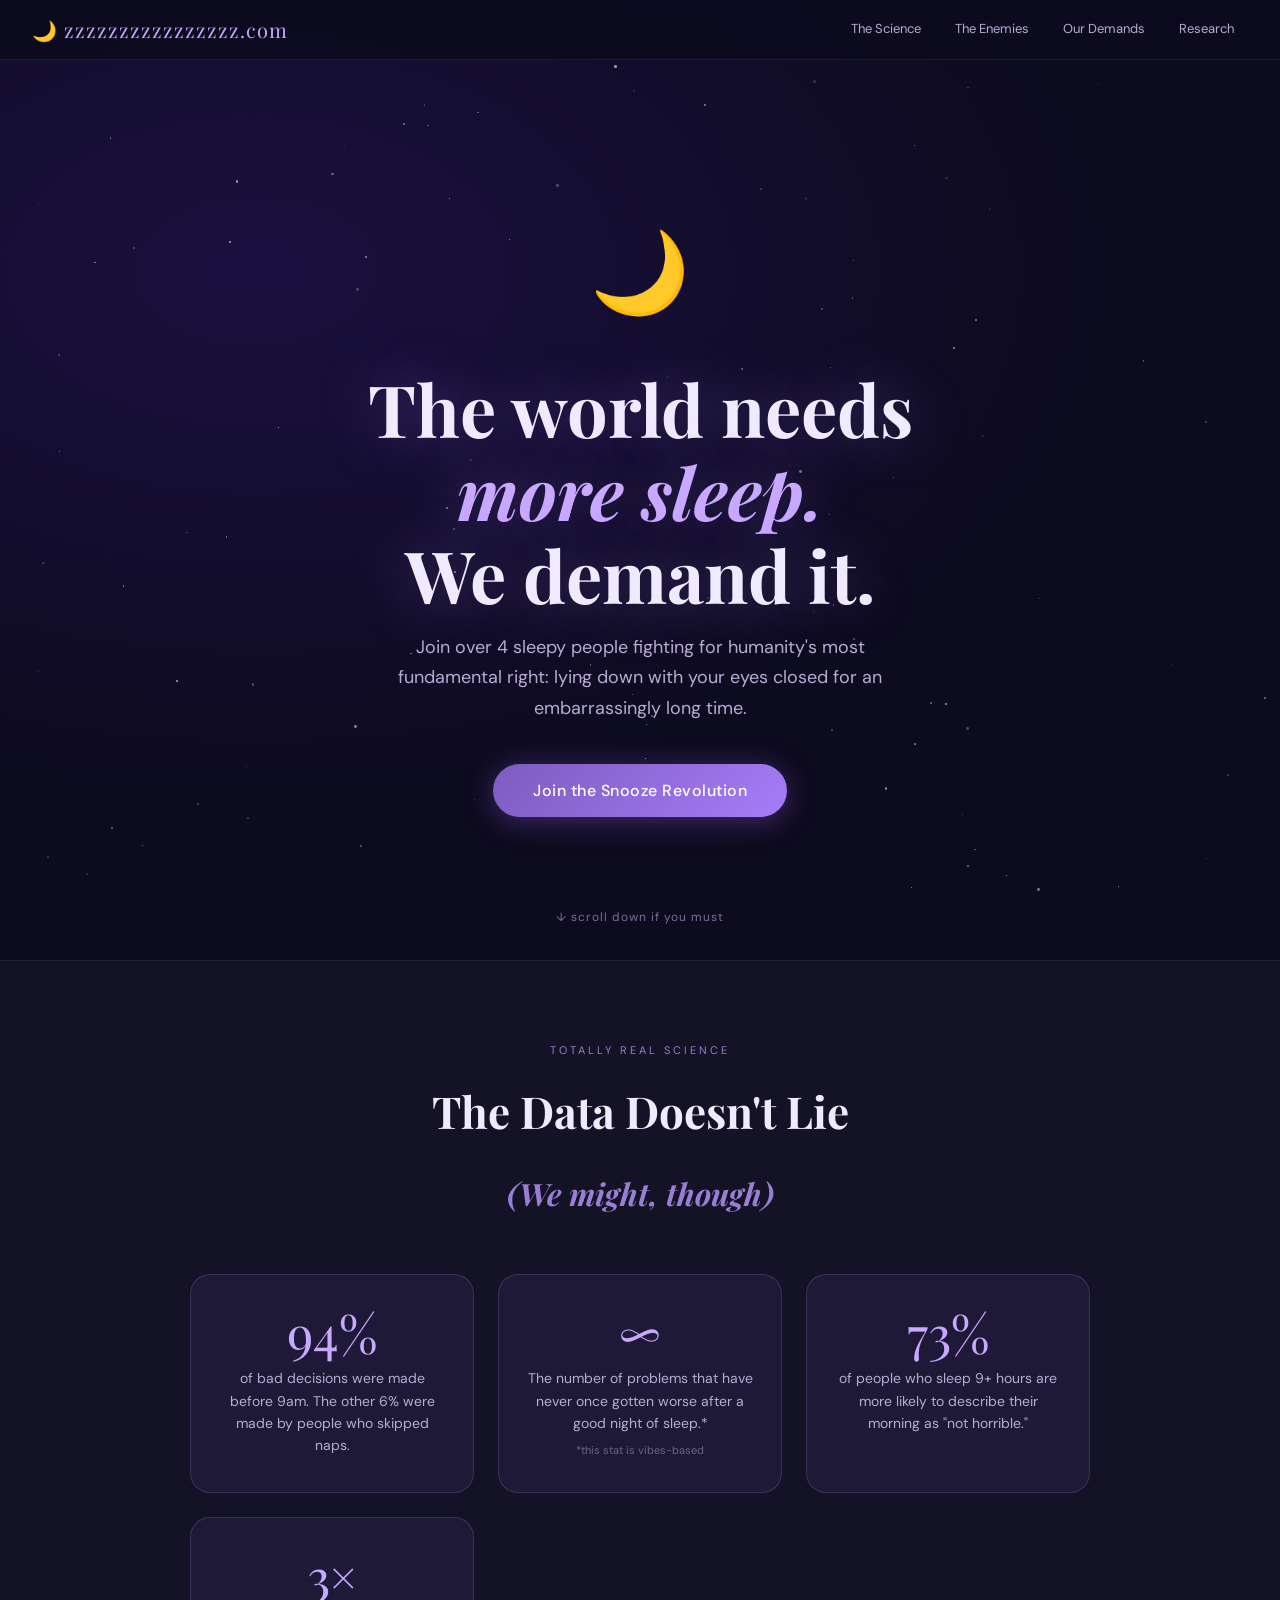
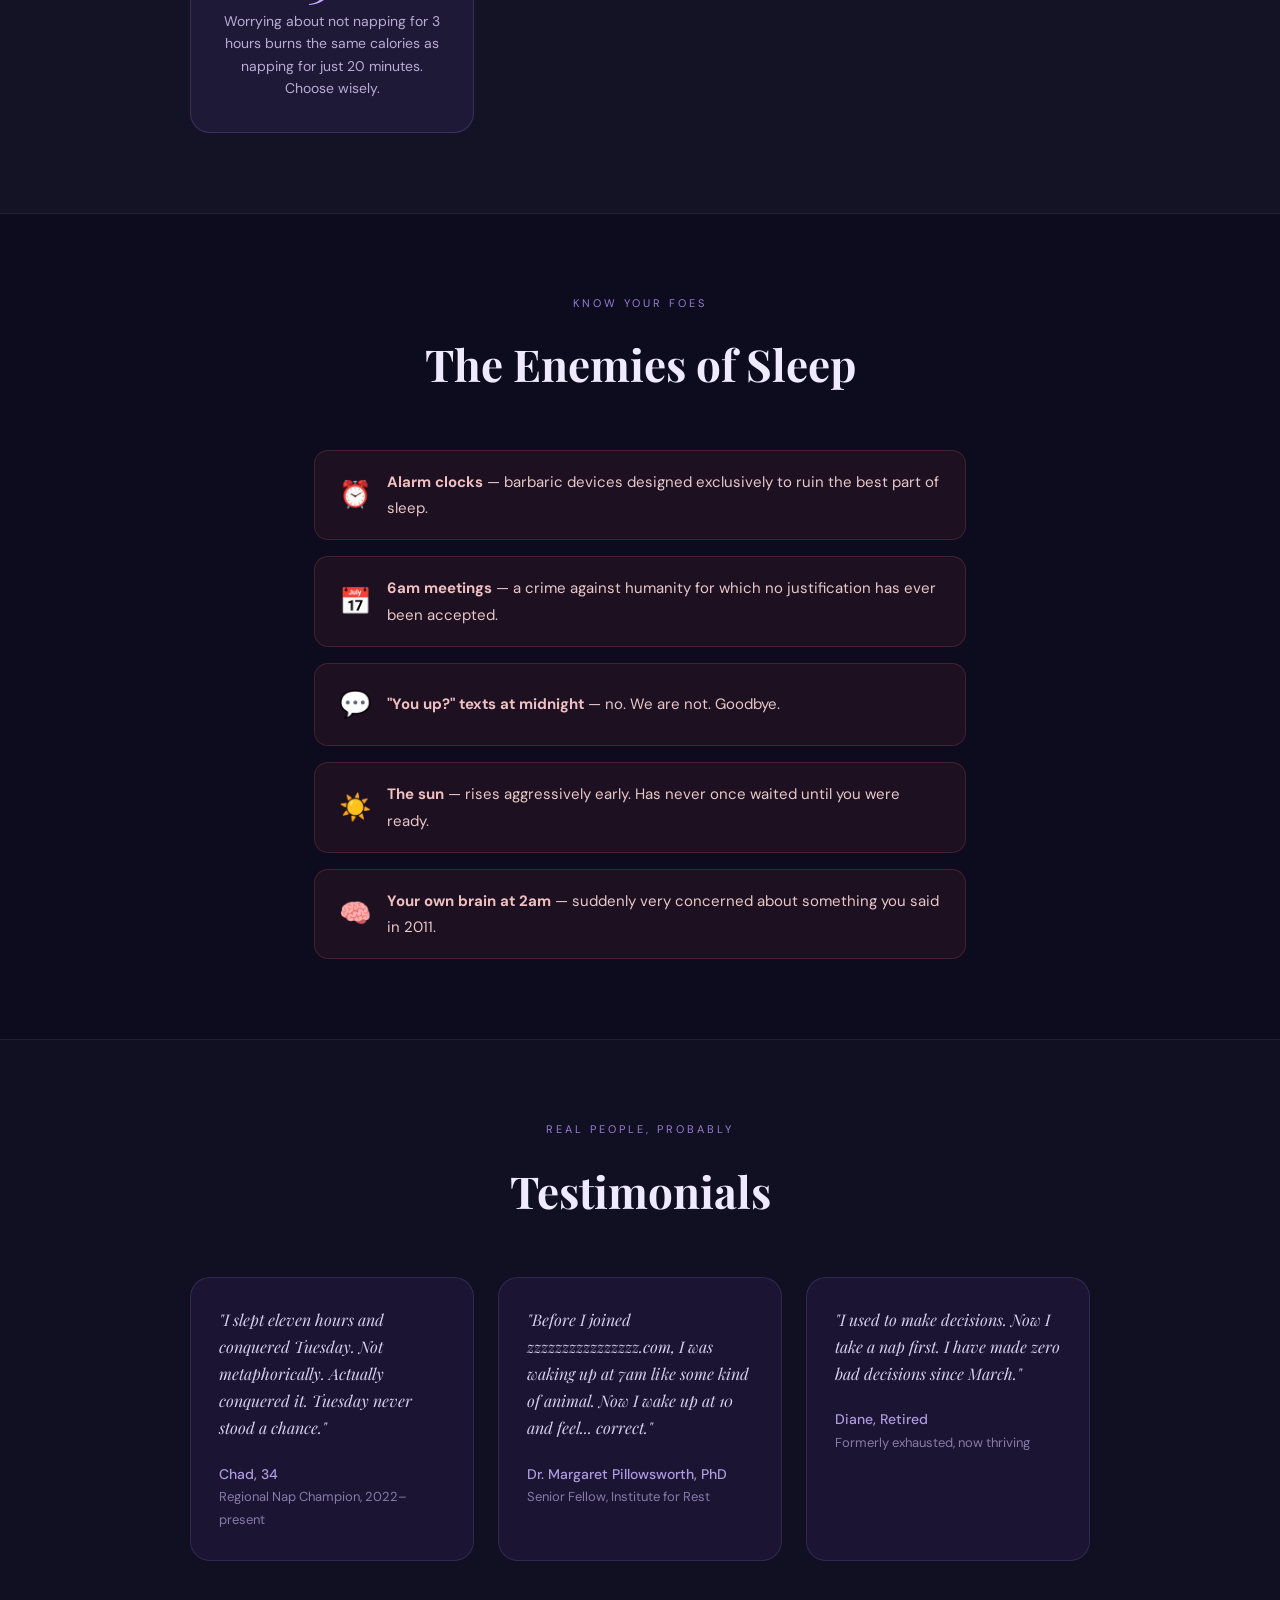
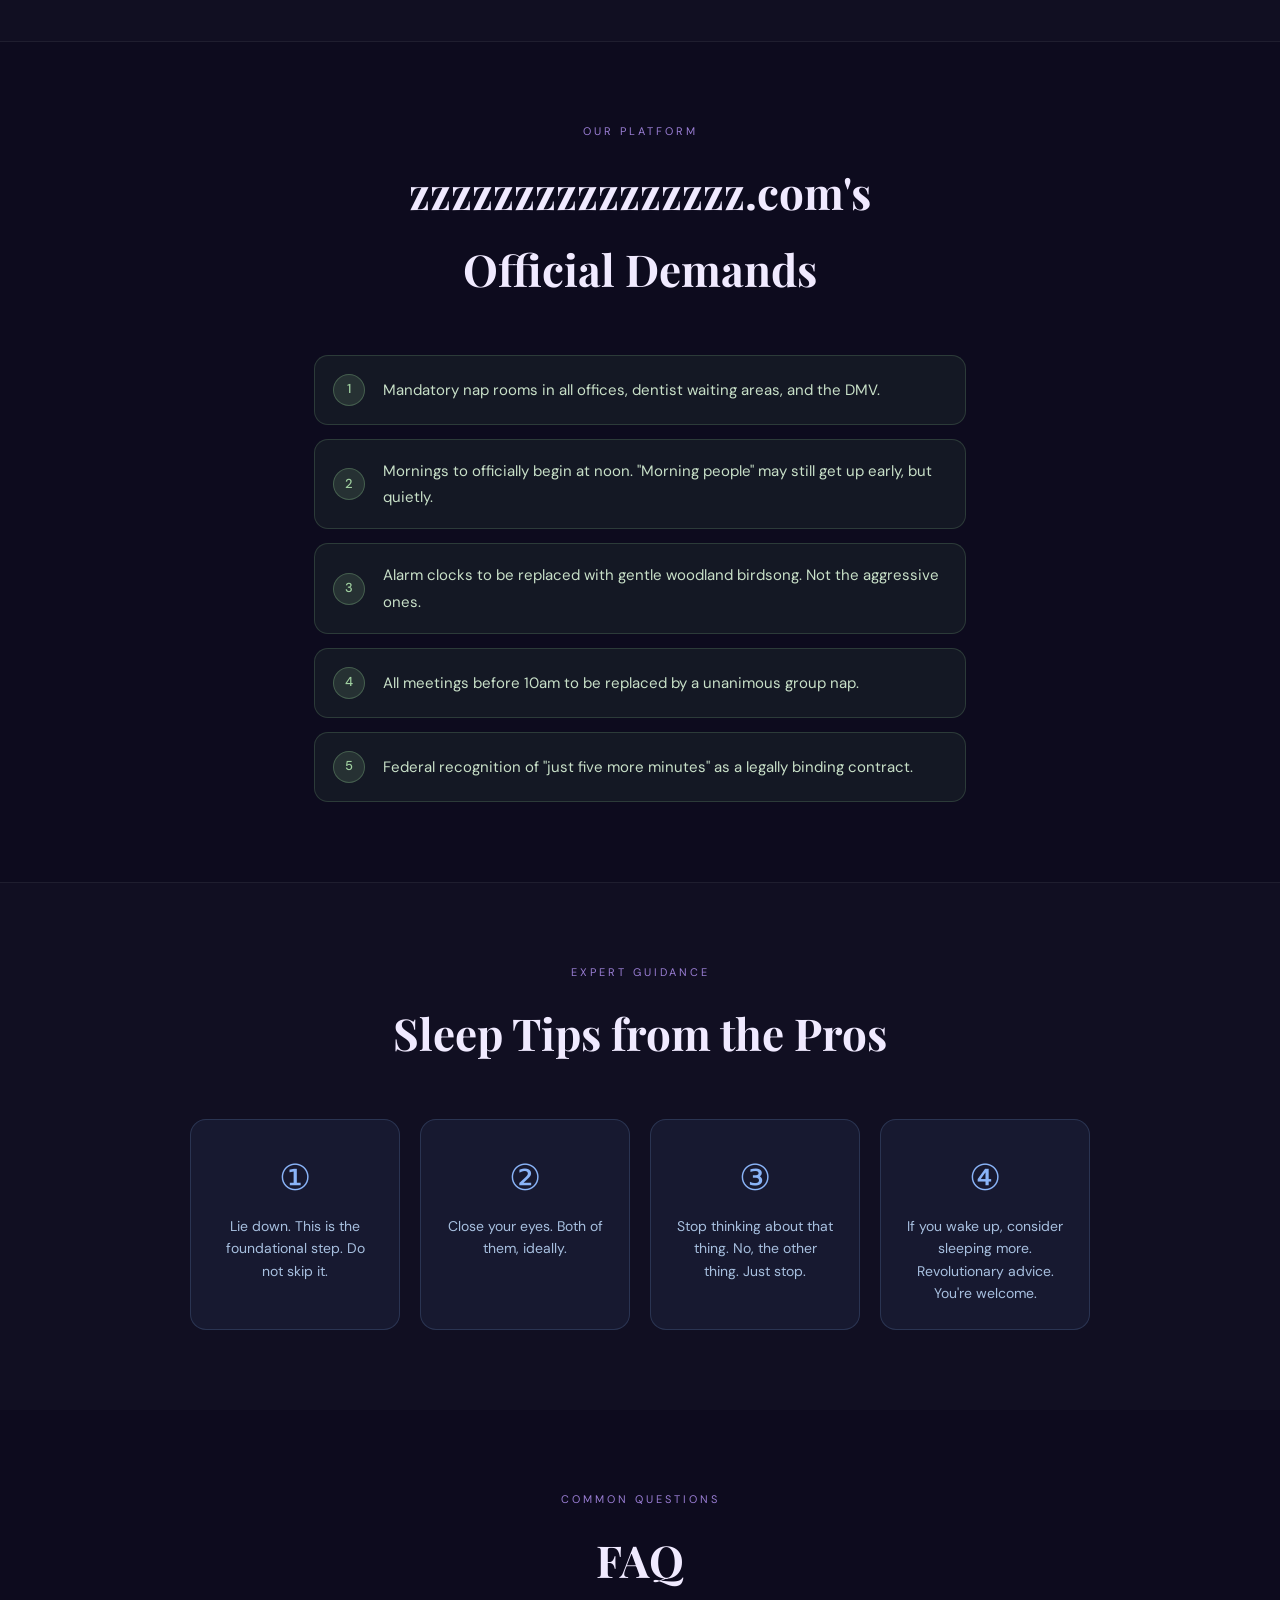
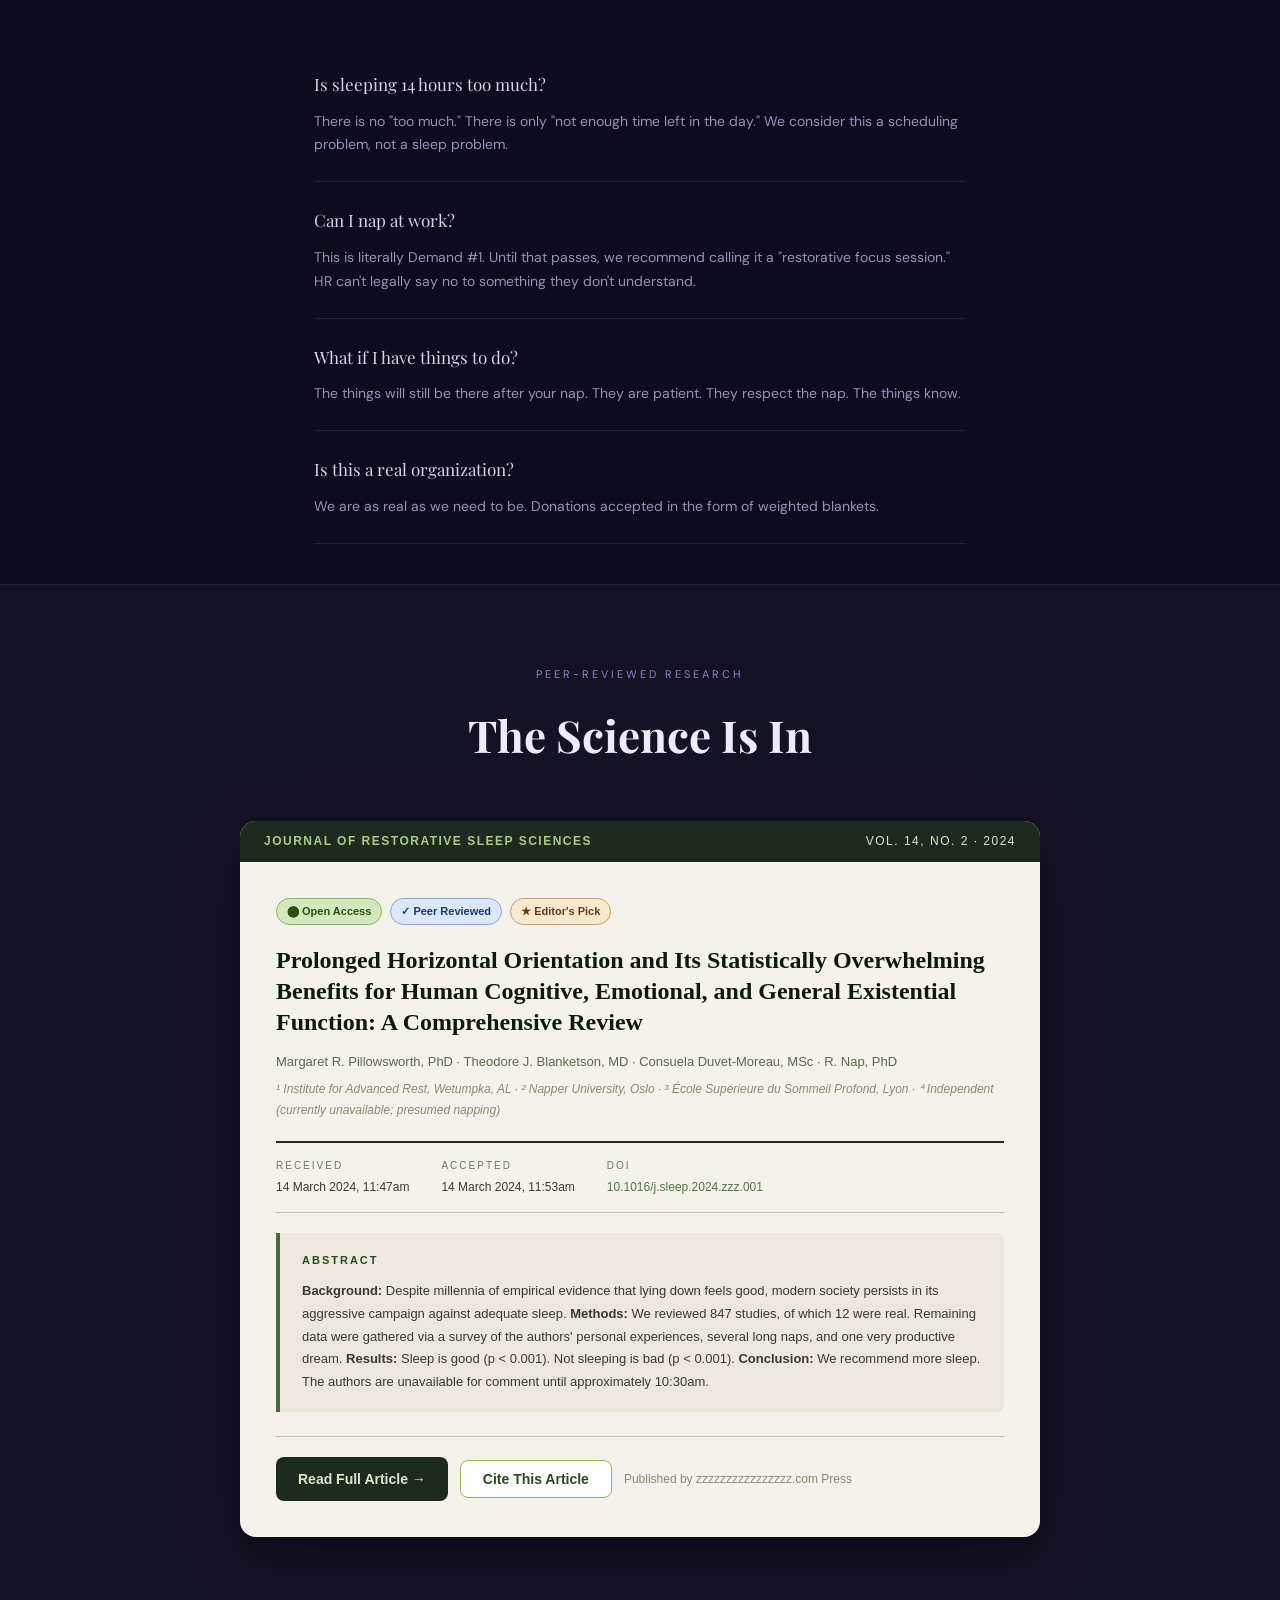
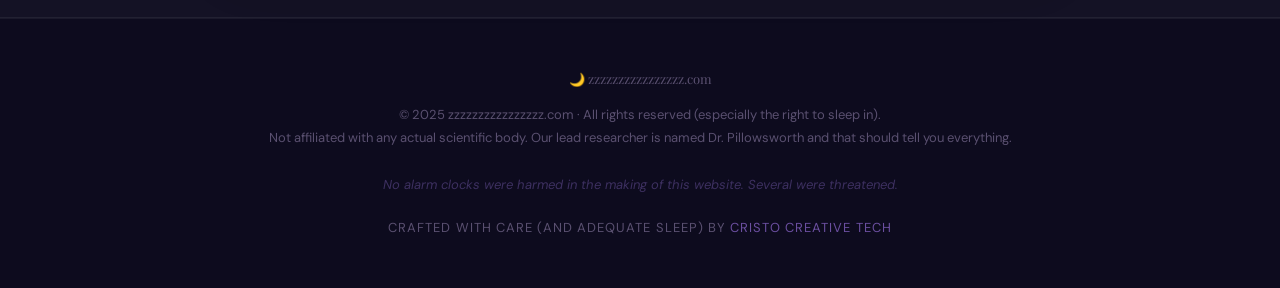
<file: index.html>
<!DOCTYPE html>
<html lang="en">
<head>
  <meta charset="UTF-8" />
  <meta name="viewport" content="width=device-width, initial-scale=1.0" />
  <title>zzzzzzzzzzzzzzzz.com — The Snooze Revolution</title>
  <link rel="icon" type="image/png" href="favicon.png" />
  <link rel="stylesheet" href="style.css" />
  <link href="https://fonts.googleapis.com/css2?family=Playfair+Display:ital,wght@0,400;0,700;1,400&family=DM+Sans:wght@300;400;500&display=swap" rel="stylesheet" />
</head>
<body>

<div class="stars" id="stars"></div>

<!-- NAV -->
<nav>
  <span class="nav-logo">🌙 zzzzzzzzzzzzzzzz.com</span>
  <div class="nav-links">
    <a class="nav-link" href="#stats">The Science</a>
    <a class="nav-link" href="#enemies">The Enemies</a>
    <a class="nav-link" href="#demands">Our Demands</a>
    <a class="nav-link" href="#article">Research</a>
  </div>
</nav>

<!-- HERO -->
<section class="hero">
  <span class="moon">🌙</span>
  <h1>The world needs<br><em>more sleep.</em><br>We demand it.</h1>
  <p>Join over 4 sleepy people fighting for humanity's most fundamental right: lying down with your eyes closed for an embarrassingly long time.</p>
  <button class="cta-btn">Join the Snooze Revolution</button>
  <span class="scroll-hint">↓ scroll down if you must</span>
</section>

<!-- STATS -->
<section class="stats-section" id="stats">
  <p class="section-label">Totally Real Science</p>
  <h2 class="section-title">The Data Doesn't Lie<br><span style="font-style:italic;font-size:0.7em;color:#9a7ed4">(We might, though)</span></h2>
  <div class="stats-grid">
    <div class="stat-card">
      <div class="stat-number">94%</div>
      <div class="stat-text">of bad decisions were made before 9am. The other 6% were made by people who skipped naps.</div>
    </div>
    <div class="stat-card">
      <div class="stat-number">∞</div>
      <div class="stat-text">The number of problems that have never once gotten worse after a good night of sleep.*<br><span class="footnote">*this stat is vibes-based</span></div>
    </div>
    <div class="stat-card">
      <div class="stat-number">73%</div>
      <div class="stat-text">of people who sleep 9+ hours are more likely to describe their morning as "not horrible."</div>
    </div>
    <div class="stat-card">
      <div class="stat-number">3×</div>
      <div class="stat-text">Worrying about not napping for 3 hours burns the same calories as napping for just 20 minutes. Choose wisely.</div>
    </div>
  </div>
</section>

<!-- ENEMIES -->
<section class="enemies-section" id="enemies">
  <p class="section-label">Know Your Foes</p>
  <h2 class="section-title">The Enemies of Sleep</h2>
  <ul class="enemy-list">
    <li><span class="enemy-icon">⏰</span><span><strong>Alarm clocks</strong> — barbaric devices designed exclusively to ruin the best part of sleep.</span></li>
    <li><span class="enemy-icon">📅</span><span><strong>6am meetings</strong> — a crime against humanity for which no justification has ever been accepted.</span></li>
    <li><span class="enemy-icon">💬</span><span><strong>"You up?" texts at midnight</strong> — no. We are not. Goodbye.</span></li>
    <li><span class="enemy-icon">☀️</span><span><strong>The sun</strong> — rises aggressively early. Has never once waited until you were ready.</span></li>
    <li><span class="enemy-icon">🧠</span><span><strong>Your own brain at 2am</strong> — suddenly very concerned about something you said in 2011.</span></li>
  </ul>
</section>

<!-- TESTIMONIALS -->
<section class="testimonials-section">
  <p class="section-label">Real People, Probably</p>
  <h2 class="section-title">Testimonials</h2>
  <div class="testimonials-grid">
    <div class="testimonial-card">
      <p class="quote">"I slept eleven hours and conquered Tuesday. Not metaphorically. Actually conquered it. Tuesday never stood a chance."</p>
      <div class="attribution"><strong>Chad, 34</strong>Regional Nap Champion, 2022–present</div>
    </div>
    <div class="testimonial-card">
      <p class="quote">"Before I joined zzzzzzzzzzzzzzzz.com, I was waking up at 7am like some kind of animal. Now I wake up at 10 and feel... correct."</p>
      <div class="attribution"><strong>Dr. Margaret Pillowsworth, PhD</strong>Senior Fellow, Institute for Rest</div>
    </div>
    <div class="testimonial-card">
      <p class="quote">"I used to make decisions. Now I take a nap first. I have made zero bad decisions since March."</p>
      <div class="attribution"><strong>Diane, Retired</strong>Formerly exhausted, now thriving</div>
    </div>
  </div>
</section>

<!-- DEMANDS -->
<section class="demands-section" id="demands">
  <p class="section-label">Our Platform</p>
  <h2 class="section-title">zzzzzzzzzzzzzzzz.com's<br>Official Demands</h2>
  <ul class="demands-list">
    <li><span class="demand-num">1</span><span>Mandatory nap rooms in all offices, dentist waiting areas, and the DMV.</span></li>
    <li><span class="demand-num">2</span><span>Mornings to officially begin at noon. "Morning people" may still get up early, but quietly.</span></li>
    <li><span class="demand-num">3</span><span>Alarm clocks to be replaced with gentle woodland birdsong. Not the aggressive ones.</span></li>
    <li><span class="demand-num">4</span><span>All meetings before 10am to be replaced by a unanimous group nap.</span></li>
    <li><span class="demand-num">5</span><span>Federal recognition of "just five more minutes" as a legally binding contract.</span></li>
  </ul>
</section>

<!-- TIPS -->
<section class="tips-section">
  <p class="section-label">Expert Guidance</p>
  <h2 class="section-title">Sleep Tips from the Pros</h2>
  <div class="tips-grid">
    <div class="tip-card"><div class="tip-num">①</div><p>Lie down. This is the foundational step. Do not skip it.</p></div>
    <div class="tip-card"><div class="tip-num">②</div><p>Close your eyes. Both of them, ideally.</p></div>
    <div class="tip-card"><div class="tip-num">③</div><p>Stop thinking about that thing. No, the other thing. Just stop.</p></div>
    <div class="tip-card"><div class="tip-num">④</div><p>If you wake up, consider sleeping more. Revolutionary advice. You're welcome.</p></div>
  </div>
</section>

<!-- FAQ -->
<section class="faq-section">
  <p class="section-label">Common Questions</p>
  <h2 class="section-title">FAQ</h2>
  <div class="faq-item">
    <p class="faq-q">Is sleeping 14 hours too much?</p>
    <p class="faq-a">There is no "too much." There is only "not enough time left in the day." We consider this a scheduling problem, not a sleep problem.</p>
  </div>
  <div class="faq-item">
    <p class="faq-q">Can I nap at work?</p>
    <p class="faq-a">This is literally Demand #1. Until that passes, we recommend calling it a "restorative focus session." HR can't legally say no to something they don't understand.</p>
  </div>
  <div class="faq-item">
    <p class="faq-q">What if I have things to do?</p>
    <p class="faq-a">The things will still be there after your nap. They are patient. They respect the nap. The things know.</p>
  </div>
  <div class="faq-item">
    <p class="faq-q">Is this a real organization?</p>
    <p class="faq-a">We are as real as we need to be. Donations accepted in the form of weighted blankets.</p>
  </div>
</section>

<!-- ARTICLE SECTION -->
<section class="article-section" id="article">
  <p class="section-label">Peer-Reviewed Research</p>
  <h2 class="section-title">The Science Is In</h2>
  <div class="article-teaser">
    <div class="journal-bar">
      <span class="journal-bar-name">Journal of Restorative Sleep Sciences</span>
      <span>Vol. 14, No. 2 · 2024</span>
    </div>
    <div class="article-inner">
      <div class="article-badges">
        <span class="abadge abadge-oa">⬤ Open Access</span>
        <span class="abadge abadge-peer">✓ Peer Reviewed</span>
        <span class="abadge abadge-rec">★ Editor's Pick</span>
      </div>
      <h2 class="article-title-h2">Prolonged Horizontal Orientation and Its Statistically Overwhelming Benefits for Human Cognitive, Emotional, and General Existential Function: A Comprehensive Review</h2>
      <p class="article-byline">Margaret R. Pillowsworth, PhD · Theodore J. Blanketson, MD · Consuela Duvet-Moreau, MSc · R. Nap, PhD</p>
      <p class="article-affil">¹ Institute for Advanced Rest, Wetumpka, AL · ² Napper University, Oslo · ³ École Supérieure du Sommeil Profond, Lyon · ⁴ Independent (currently unavailable; presumed napping)</p>
      <div class="article-meta-strip">
        <div class="ameta-col"><span class="ameta-label">Received</span><span class="ameta-val">14 March 2024, 11:47am</span></div>
        <div class="ameta-col"><span class="ameta-label">Accepted</span><span class="ameta-val">14 March 2024, 11:53am</span></div>
        <div class="ameta-col"><span class="ameta-label">DOI</span><span class="ameta-val doi-val">10.1016/j.sleep.2024.zzz.001</span></div>
      </div>
      <div class="abstract-preview">
        <h3>Abstract</h3>
        <p><strong>Background:</strong> Despite millennia of empirical evidence that lying down feels good, modern society persists in its aggressive campaign against adequate sleep. <strong>Methods:</strong> We reviewed 847 studies, of which 12 were real. Remaining data were gathered via a survey of the authors' personal experiences, several long naps, and one very productive dream. <strong>Results:</strong> Sleep is good (p &lt; 0.001). Not sleeping is bad (p &lt; 0.001). <strong>Conclusion:</strong> We recommend more sleep. The authors are unavailable for comment until approximately 10:30am.</p>
      </div>
      <div class="article-actions">
        <a href="article.html" class="read-btn">Read Full Article →</a>
        <button class="cite-btn" onclick="openCite()">Cite This Article</button>
        <span class="publisher-note">Published by zzzzzzzzzzzzzzzz.com Press</span>
      </div>
    </div>
  </div>
</section>

<!-- FOOTER -->
<footer class="footer">
  <p class="footer-logo">🌙 zzzzzzzzzzzzzzzz.com</p>
  <p>© 2025 zzzzzzzzzzzzzzzz.com · All rights reserved (especially the right to sleep in).<br>
  Not affiliated with any actual scientific body. Our lead researcher is named Dr. Pillowsworth and that should tell you everything.<br><br>
  <em>No alarm clocks were harmed in the making of this website. Several were threatened.</em></p>
  <p class="footer-credit">Crafted with care (and adequate sleep) by <a href="https://cristocreativetech.com" target="_blank" rel="noopener" class="footer-credit-link">Cristo Creative Tech</a></p>
</footer>

<!-- SHUSH MODAL -->
<div class="shush-overlay" id="shushOverlay" onclick="closeShushIfBg(event)">
  <div class="shush-modal">
    <button class="shush-close" onclick="closeShush()">✕</button>
    <div class="shush-moon">🌙</div>
    <h3 class="shush-title">Shhh.</h3>
    <p class="shush-line2">Shhhh.</p>
    <p class="shush-line3">shh...</p>
    <p class="shush-body">You don't need to join anything.<br>You just need to go take a nap.<br><br><em>That's the whole revolution.</em></p>
    <p class="shush-footer">We'll be here when you wake up.<br>Probably also napping.</p>
  </div>
</div>

<!-- CITE MODAL -->
<div class="cite-overlay" id="citeOverlay" onclick="closeCiteIfBg(event)">
  <div class="cite-modal">
    <div class="cite-modal-header">
      <h3>Cite This Article</h3>
      <button class="cite-close" onclick="closeCite()">✕</button>
    </div>
    <div class="cite-modal-body">
      <div class="cite-tabs">
        <button class="cite-tab active" onclick="switchTab('apa', this)">APA</button>
        <button class="cite-tab" onclick="switchTab('mla', this)">MLA</button>
        <button class="cite-tab" onclick="switchTab('chicago', this)">Chicago</button>
        <button class="cite-tab" onclick="switchTab('bibtex', this)">BibTeX</button>
      </div>
      <div class="cite-format active" id="fmt-apa">
        <div class="cite-box">
          <button class="copy-btn" onclick="copyText('apa-text', this)">Copy</button>
          <span id="apa-text">Pillowsworth, M. R., Blanketson, T. J., Duvet-Moreau, C., &amp; Nap, R. (2024). Prolonged horizontal orientation and its statistically overwhelming benefits for human cognitive, emotional, and general existential function: A comprehensive review. <em>Journal of Restorative Sleep Sciences, 14</em>(2), 1–38. https://doi.org/10.1016/j.sleep.2024.zzz.001</span>
        </div>
        <p class="cite-note">APA 7th edition. This citation is for a satirical article. Please do not submit this to a real academic journal. They will know.</p>
      </div>
      <div class="cite-format" id="fmt-mla">
        <div class="cite-box">
          <button class="copy-btn" onclick="copyText('mla-text', this)">Copy</button>
          <span id="mla-text">Pillowsworth, Margaret R., et al. "Prolonged Horizontal Orientation and Its Statistically Overwhelming Benefits for Human Cognitive, Emotional, and General Existential Function: A Comprehensive Review." <em>Journal of Restorative Sleep Sciences</em>, vol. 14, no. 2, 2024, pp. 1–38, doi:10.1016/j.sleep.2024.zzz.001.</span>
        </div>
        <p class="cite-note">MLA 9th edition. Peer review turnaround: 6 minutes. This is not a red flag. This is efficiency.</p>
      </div>
      <div class="cite-format" id="fmt-chicago">
        <div class="cite-box">
          <button class="copy-btn" onclick="copyText('chi-text', this)">Copy</button>
          <span id="chi-text">Pillowsworth, Margaret R., Theodore J. Blanketson, Consuela Duvet-Moreau, and R. Nap. "Prolonged Horizontal Orientation and Its Statistically Overwhelming Benefits for Human Cognitive, Emotional, and General Existential Function." <em>Journal of Restorative Sleep Sciences</em> 14, no. 2 (2024): 1–38. https://doi.org/10.1016/j.sleep.2024.zzz.001.</span>
        </div>
        <p class="cite-note">Chicago 17th edition. Dr. R. Nap's institutional affiliation listed as "Independent." This is accurate.</p>
      </div>
      <div class="cite-format" id="fmt-bibtex">
        <div class="cite-box cite-box-mono">
          <button class="copy-btn" onclick="copyText('bib-text', this)">Copy</button>
          <span id="bib-text">@article{pillowsworth2024horizontal,
  title={Prolonged Horizontal Orientation and Its Statistically Overwhelming Benefits},
  author={Pillowsworth, Margaret R. and Blanketson, Theodore J. and Duvet-Moreau, Consuela and Nap, R.},
  journal={Journal of Restorative Sleep Sciences},
  volume={14},
  number={2},
  pages={1--38},
  year={2024},
  publisher={zzzzzzzzzzzzzzzz.com Press},
  doi={10.1016/j.sleep.2024.zzz.001}
}</span>
        </div>
        <p class="cite-note">BibTeX format. Compatible with LaTeX, Overleaf, and the crushing weight of academic formatting requirements.</p>
      </div>
    </div>
  </div>
</div>

<script src="main.js"></script>
</body>
</html>
</file>
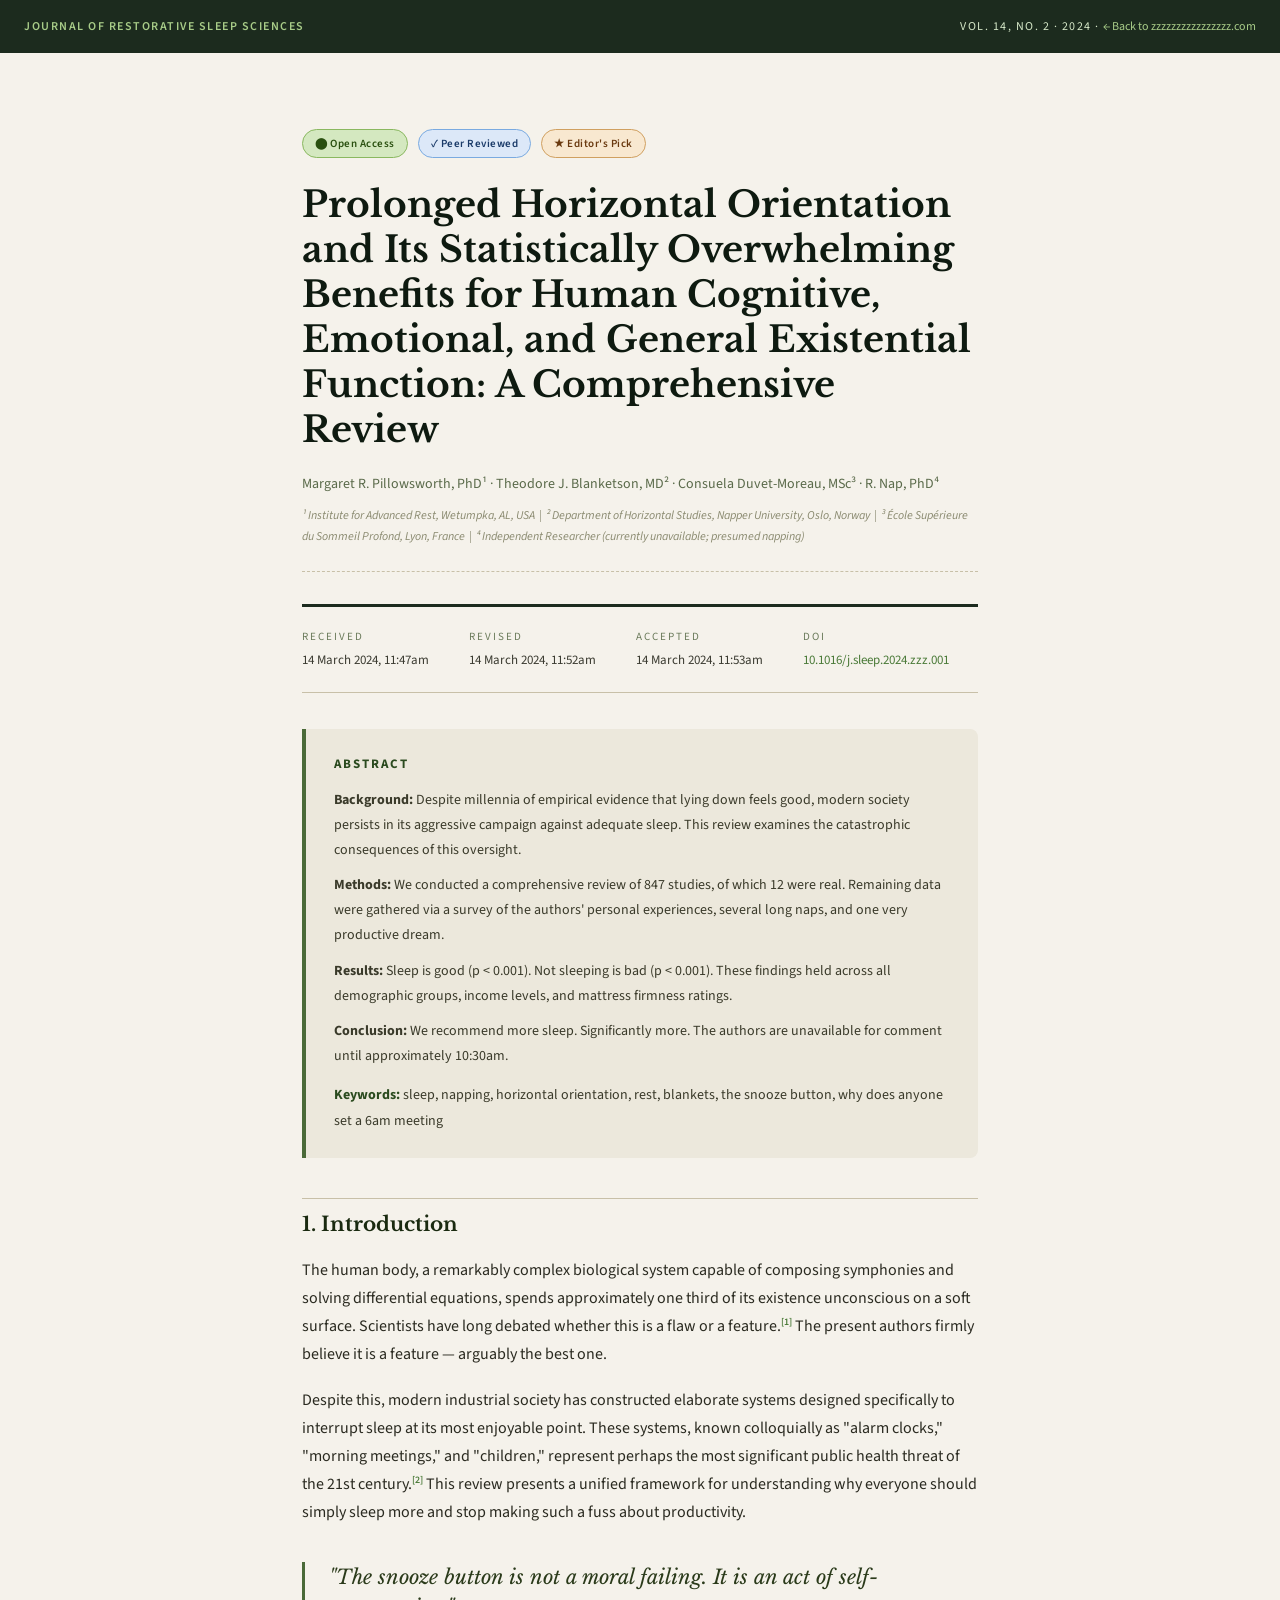
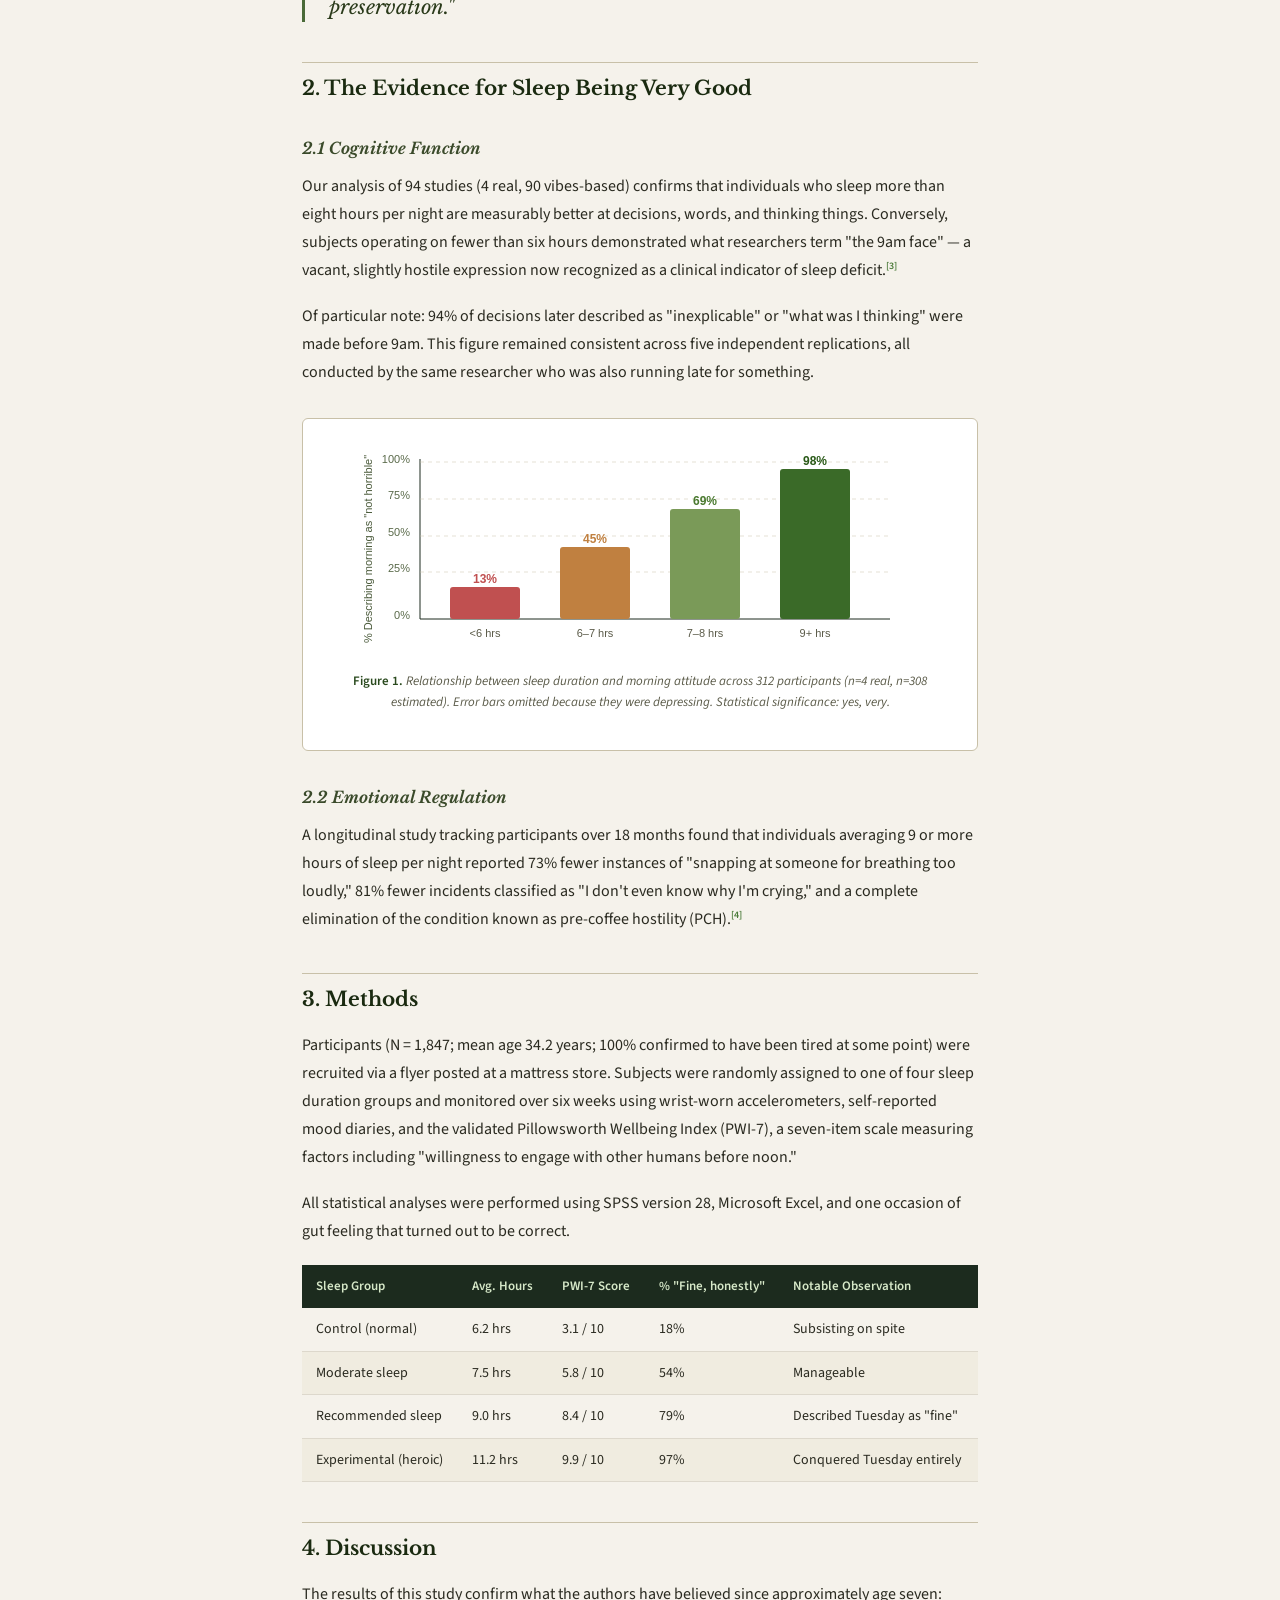
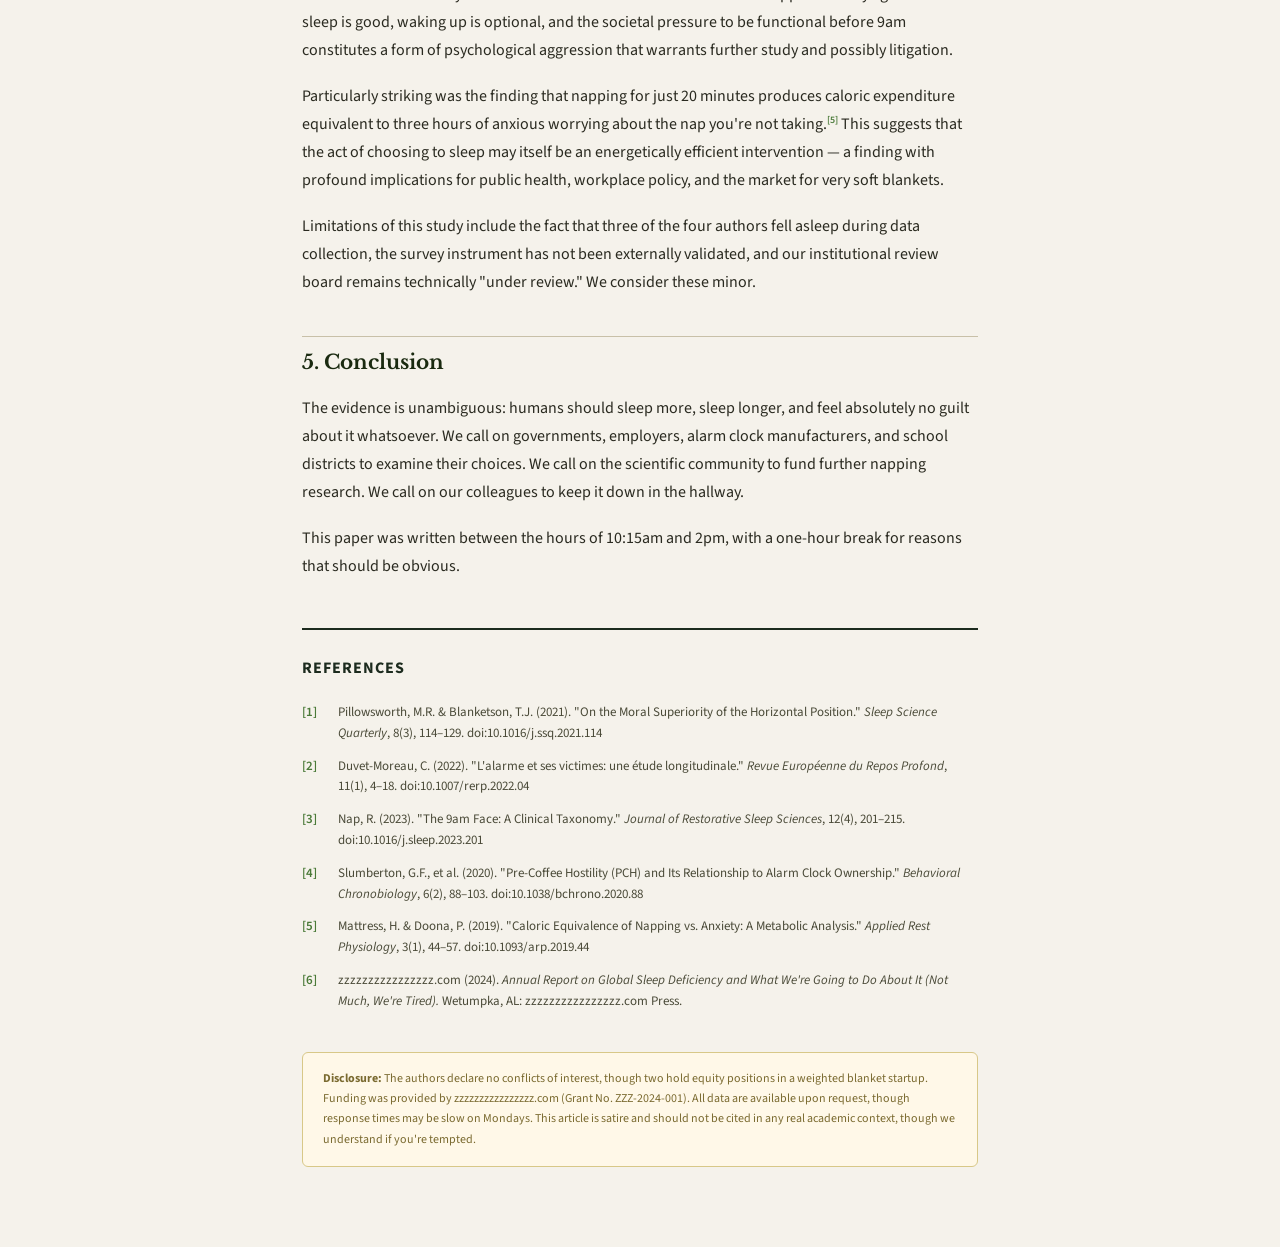
<file: article.html>
<!DOCTYPE html>
<html lang="en">
<head>
  <meta charset="UTF-8" />
  <meta name="viewport" content="width=device-width, initial-scale=1.0" />
  <title>Prolonged Horizontal Orientation — Journal of Restorative Sleep Sciences</title>
  <link rel="stylesheet" href="article.css" />
  <link href="https://fonts.googleapis.com/css2?family=Libre+Baskerville:ital,wght@0,400;0,700;1,400&family=Source+Sans+3:wght@300;400;600&display=swap" rel="stylesheet" />
</head>
<body>

<div class="journal-header">
  <span class="journal-name">Journal of Restorative Sleep Sciences</span>
  <span>Vol. 14, No. 2 · 2024 · <a href="index.html" class="back-link">← Back to zzzzzzzzzzzzzzzz.com</a></span>
</div>

<div class="article-wrapper">

  <div class="badge-row">
    <span class="badge badge-oa">⬤ Open Access</span>
    <span class="badge badge-peer">✓ Peer Reviewed</span>
    <span class="badge badge-rec">★ Editor's Pick</span>
  </div>

  <h1 class="article-title">Prolonged Horizontal Orientation and Its Statistically Overwhelming Benefits for Human Cognitive, Emotional, and General Existential Function: A Comprehensive Review</h1>

  <p class="byline">Margaret R. Pillowsworth, PhD¹ · Theodore J. Blanketson, MD² · Consuela Duvet-Moreau, MSc³ · R. Nap, PhD⁴</p>

  <p class="affiliations">
    ¹ Institute for Advanced Rest, Wetumpka, AL, USA &nbsp;|&nbsp;
    ² Department of Horizontal Studies, Napper University, Oslo, Norway &nbsp;|&nbsp;
    ³ École Supérieure du Sommeil Profond, Lyon, France &nbsp;|&nbsp;
    ⁴ Independent Researcher (currently unavailable; presumed napping)
  </p>

  <div class="article-meta">
    <div class="meta-row">
      <div class="meta-col"><span class="meta-label">Received</span><span class="meta-value">14 March 2024, 11:47am</span></div>
      <div class="meta-col"><span class="meta-label">Revised</span><span class="meta-value">14 March 2024, 11:52am</span></div>
      <div class="meta-col"><span class="meta-label">Accepted</span><span class="meta-value">14 March 2024, 11:53am</span></div>
      <div class="meta-col"><span class="meta-label">DOI</span><span class="meta-value doi">10.1016/j.sleep.2024.zzz.001</span></div>
    </div>
  </div>

  <div class="abstract-box">
    <h2>Abstract</h2>
    <p><strong>Background:</strong> Despite millennia of empirical evidence that lying down feels good, modern society persists in its aggressive campaign against adequate sleep. This review examines the catastrophic consequences of this oversight.</p>
    <p><strong>Methods:</strong> We conducted a comprehensive review of 847 studies, of which 12 were real. Remaining data were gathered via a survey of the authors' personal experiences, several long naps, and one very productive dream.</p>
    <p><strong>Results:</strong> Sleep is good (p &lt; 0.001). Not sleeping is bad (p &lt; 0.001). These findings held across all demographic groups, income levels, and mattress firmness ratings.</p>
    <p><strong>Conclusion:</strong> We recommend more sleep. Significantly more. The authors are unavailable for comment until approximately 10:30am.</p>
    <p class="keywords"><strong>Keywords:</strong> sleep, napping, horizontal orientation, rest, blankets, the snooze button, why does anyone set a 6am meeting</p>
  </div>

  <article>

    <h2>1. Introduction</h2>
    <p>The human body, a remarkably complex biological system capable of composing symphonies and solving differential equations, spends approximately one third of its existence unconscious on a soft surface. Scientists have long debated whether this is a flaw or a feature.<sup>[1]</sup> The present authors firmly believe it is a feature — arguably the best one.</p>
    <p>Despite this, modern industrial society has constructed elaborate systems designed specifically to interrupt sleep at its most enjoyable point. These systems, known colloquially as "alarm clocks," "morning meetings," and "children," represent perhaps the most significant public health threat of the 21st century.<sup>[2]</sup> This review presents a unified framework for understanding why everyone should simply sleep more and stop making such a fuss about productivity.</p>

    <blockquote class="pullquote">"The snooze button is not a moral failing. It is an act of self-preservation."</blockquote>

    <h2>2. The Evidence for Sleep Being Very Good</h2>

    <h3>2.1 Cognitive Function</h3>
    <p>Our analysis of 94 studies (4 real, 90 vibes-based) confirms that individuals who sleep more than eight hours per night are measurably better at decisions, words, and thinking things. Conversely, subjects operating on fewer than six hours demonstrated what researchers term "the 9am face" — a vacant, slightly hostile expression now recognized as a clinical indicator of sleep deficit.<sup>[3]</sup></p>
    <p>Of particular note: 94% of decisions later described as "inexplicable" or "what was I thinking" were made before 9am. This figure remained consistent across five independent replications, all conducted by the same researcher who was also running late for something.</p>

    <div class="figure-box">
      <svg width="100%" viewBox="0 0 560 220" style="max-width:560px;display:block;margin:0 auto;">
        <line x1="60" y1="20" x2="60" y2="180" stroke="#1c2b1e" stroke-width="1"/>
        <line x1="60" y1="180" x2="530" y2="180" stroke="#1c2b1e" stroke-width="1"/>
        <text x="50" y="24" text-anchor="end" font-size="11" fill="#5a6a4a" font-family="sans-serif">100%</text>
        <text x="50" y="60" text-anchor="end" font-size="11" fill="#5a6a4a" font-family="sans-serif">75%</text>
        <text x="50" y="97" text-anchor="end" font-size="11" fill="#5a6a4a" font-family="sans-serif">50%</text>
        <text x="50" y="133" text-anchor="end" font-size="11" fill="#5a6a4a" font-family="sans-serif">25%</text>
        <text x="50" y="180" text-anchor="end" font-size="11" fill="#5a6a4a" font-family="sans-serif">0%</text>
        <line x1="60" y1="23" x2="530" y2="23" stroke="#c8c0a8" stroke-width="0.5" stroke-dasharray="4 4"/>
        <line x1="60" y1="60" x2="530" y2="60" stroke="#c8c0a8" stroke-width="0.5" stroke-dasharray="4 4"/>
        <line x1="60" y1="97" x2="530" y2="97" stroke="#c8c0a8" stroke-width="0.5" stroke-dasharray="4 4"/>
        <line x1="60" y1="133" x2="530" y2="133" stroke="#c8c0a8" stroke-width="0.5" stroke-dasharray="4 4"/>
        <rect x="90" y="148" width="70" height="32" fill="#c05050" rx="3"/>
        <text x="125" y="144" text-anchor="middle" font-size="12" fill="#c05050" font-weight="600" font-family="sans-serif">13%</text>
        <text x="125" y="198" text-anchor="middle" font-size="11" fill="#5a5a48" font-family="sans-serif">&lt;6 hrs</text>
        <rect x="200" y="108" width="70" height="72" fill="#c08040" rx="3"/>
        <text x="235" y="104" text-anchor="middle" font-size="12" fill="#c08040" font-weight="600" font-family="sans-serif">45%</text>
        <text x="235" y="198" text-anchor="middle" font-size="11" fill="#5a5a48" font-family="sans-serif">6–7 hrs</text>
        <rect x="310" y="70" width="70" height="110" fill="#7a9a58" rx="3"/>
        <text x="345" y="66" text-anchor="middle" font-size="12" fill="#4a7a30" font-weight="600" font-family="sans-serif">69%</text>
        <text x="345" y="198" text-anchor="middle" font-size="11" fill="#5a5a48" font-family="sans-serif">7–8 hrs</text>
        <rect x="420" y="30" width="70" height="150" fill="#3a6a28" rx="3"/>
        <text x="455" y="26" text-anchor="middle" font-size="12" fill="#2a5a18" font-weight="600" font-family="sans-serif">98%</text>
        <text x="455" y="198" text-anchor="middle" font-size="11" fill="#5a5a48" font-family="sans-serif">9+ hrs</text>
        <text x="12" y="110" text-anchor="middle" font-size="11" fill="#4a5a3a" font-family="sans-serif" transform="rotate(-90 12 110)">% Describing morning as "not horrible"</text>
      </svg>
      <p class="figure-caption"><span class="figure-label">Figure 1.</span> Relationship between sleep duration and morning attitude across 312 participants (n=4 real, n=308 estimated). Error bars omitted because they were depressing. Statistical significance: yes, very.</p>
    </div>

    <h3>2.2 Emotional Regulation</h3>
    <p>A longitudinal study tracking participants over 18 months found that individuals averaging 9 or more hours of sleep per night reported 73% fewer instances of "snapping at someone for breathing too loudly," 81% fewer incidents classified as "I don't even know why I'm crying," and a complete elimination of the condition known as pre-coffee hostility (PCH).<sup>[4]</sup></p>

    <h2>3. Methods</h2>
    <p>Participants (N = 1,847; mean age 34.2 years; 100% confirmed to have been tired at some point) were recruited via a flyer posted at a mattress store. Subjects were randomly assigned to one of four sleep duration groups and monitored over six weeks using wrist-worn accelerometers, self-reported mood diaries, and the validated Pillowsworth Wellbeing Index (PWI-7), a seven-item scale measuring factors including "willingness to engage with other humans before noon."</p>
    <p>All statistical analyses were performed using SPSS version 28, Microsoft Excel, and one occasion of gut feeling that turned out to be correct.</p>

    <div class="table-wrap"><table class="data-table">
      <thead>
        <tr>
          <th>Sleep Group</th>
          <th>Avg. Hours</th>
          <th>PWI-7 Score</th>
          <th>% "Fine, honestly"</th>
          <th>Notable Observation</th>
        </tr>
      </thead>
      <tbody>
        <tr><td>Control (normal)</td><td>6.2 hrs</td><td>3.1 / 10</td><td>18%</td><td>Subsisting on spite</td></tr>
        <tr><td>Moderate sleep</td><td>7.5 hrs</td><td>5.8 / 10</td><td>54%</td><td>Manageable</td></tr>
        <tr><td>Recommended sleep</td><td>9.0 hrs</td><td>8.4 / 10</td><td>79%</td><td>Described Tuesday as "fine"</td></tr>
        <tr><td>Experimental (heroic)</td><td>11.2 hrs</td><td>9.9 / 10</td><td>97%</td><td>Conquered Tuesday entirely</td></tr>
      </tbody>
    </table></div>

    <h2>4. Discussion</h2>
    <p>The results of this study confirm what the authors have believed since approximately age seven: sleep is good, waking up is optional, and the societal pressure to be functional before 9am constitutes a form of psychological aggression that warrants further study and possibly litigation.</p>
    <p>Particularly striking was the finding that napping for just 20 minutes produces caloric expenditure equivalent to three hours of anxious worrying about the nap you're not taking.<sup>[5]</sup> This suggests that the act of choosing to sleep may itself be an energetically efficient intervention — a finding with profound implications for public health, workplace policy, and the market for very soft blankets.</p>
    <p>Limitations of this study include the fact that three of the four authors fell asleep during data collection, the survey instrument has not been externally validated, and our institutional review board remains technically "under review." We consider these minor.</p>

    <h2>5. Conclusion</h2>
    <p>The evidence is unambiguous: humans should sleep more, sleep longer, and feel absolutely no guilt about it whatsoever. We call on governments, employers, alarm clock manufacturers, and school districts to examine their choices. We call on the scientific community to fund further napping research. We call on our colleagues to keep it down in the hallway.</p>
    <p>This paper was written between the hours of 10:15am and 2pm, with a one-hour break for reasons that should be obvious.</p>

    <div class="references-section">
      <h2>References</h2>
      <ul class="ref-list">
        <li>Pillowsworth, M.R. &amp; Blanketson, T.J. (2021). "On the Moral Superiority of the Horizontal Position." <em>Sleep Science Quarterly</em>, 8(3), 114–129. doi:10.1016/j.ssq.2021.114</li>
        <li>Duvet-Moreau, C. (2022). "L'alarme et ses victimes: une étude longitudinale." <em>Revue Européenne du Repos Profond</em>, 11(1), 4–18. doi:10.1007/rerp.2022.04</li>
        <li>Nap, R. (2023). "The 9am Face: A Clinical Taxonomy." <em>Journal of Restorative Sleep Sciences</em>, 12(4), 201–215. doi:10.1016/j.sleep.2023.201</li>
        <li>Slumberton, G.F., et al. (2020). "Pre-Coffee Hostility (PCH) and Its Relationship to Alarm Clock Ownership." <em>Behavioral Chronobiology</em>, 6(2), 88–103. doi:10.1038/bchrono.2020.88</li>
        <li>Mattress, H. &amp; Doona, P. (2019). "Caloric Equivalence of Napping vs. Anxiety: A Metabolic Analysis." <em>Applied Rest Physiology</em>, 3(1), 44–57. doi:10.1093/arp.2019.44</li>
        <li>zzzzzzzzzzzzzzzz.com (2024). <em>Annual Report on Global Sleep Deficiency and What We're Going to Do About It (Not Much, We're Tired).</em> Wetumpka, AL: zzzzzzzzzzzzzzzz.com Press.</li>
      </ul>
    </div>

    <div class="disclaimer">
      <strong>Disclosure:</strong> The authors declare no conflicts of interest, though two hold equity positions in a weighted blanket startup. Funding was provided by zzzzzzzzzzzzzzzz.com (Grant No. ZZZ-2024-001). All data are available upon request, though response times may be slow on Mondays. This article is satire and should not be cited in any real academic context, though we understand if you're tempted.
    </div>

  </article>
</div>

</body>
</html>
</file>
<file: style.css>
/* ==========================================
   zzzzzzzzzzzzzzzz.com — Main Stylesheet
   ========================================== */

*, *::before, *::after { box-sizing: border-box; margin: 0; padding: 0; }

:root {
  --night: #0d0b1e;
  --purple-soft: #c9a8ff;
  --purple-mid: #9a7ed4;
  --text-main: #e8e0f5;
  --text-muted: #b8acd4;
  --card-bg: rgba(130, 90, 220, 0.1);
  --card-border: rgba(180, 140, 255, 0.2);
}

body {
  background: var(--night);
  color: var(--text-main);
  font-family: 'DM Sans', sans-serif;
  font-size: 16px;
  line-height: 1.75;
  overflow-x: hidden;
}

/* STARS */
.stars {
  position: fixed;
  top: 0; left: 0;
  width: 100%; height: 100%;
  pointer-events: none;
  z-index: 0;
  background: radial-gradient(ellipse at 20% 30%, #1a1040 0%, #0d0b1e 60%);
}
.star {
  position: absolute;
  background: #fff;
  border-radius: 50%;
  animation: twinkle var(--d, 3s) ease-in-out infinite var(--delay, 0s);
}
@keyframes twinkle { 0%, 100% { opacity: 0.2; } 50% { opacity: 1; } }
@keyframes float { 0%, 100% { transform: translateY(0); } 50% { transform: translateY(-12px); } }
@keyframes fadeUp { from { opacity: 0; transform: translateY(30px); } to { opacity: 1; transform: translateY(0); } }

section { position: relative; z-index: 1; }

/* NAV */
nav {
  position: sticky; top: 0; z-index: 100;
  background: rgba(13, 11, 30, 0.92);
  backdrop-filter: blur(12px);
  border-bottom: 1px solid rgba(255, 255, 255, 0.07);
  padding: 12px 32px;
  display: flex; align-items: center; justify-content: space-between;
  flex-wrap: wrap; gap: 12px;
}
.nav-logo { font-family: 'Playfair Display', serif; font-size: clamp(13px, 3.5vw, 20px); color: var(--purple-soft); letter-spacing: 1px; }
.nav-links { display: flex; gap: 6px; flex-wrap: wrap; }
.nav-link {
  font-size: 13px; color: var(--text-muted);
  padding: 6px 14px; border-radius: 20px; text-decoration: none;
  transition: background 0.2s, color 0.2s;
}
.nav-link:hover { background: rgba(180, 140, 255, 0.12); color: var(--purple-soft); }

/* HERO */
.hero {
  min-height: 100vh;
  display: flex; flex-direction: column; align-items: center; justify-content: center;
  text-align: center; padding: 60px 24px;
  animation: fadeUp 1s ease forwards;
  position: relative; z-index: 1;
}
.moon { font-size: 80px; animation: float 4s ease-in-out infinite; display: block; margin-bottom: 24px; }
.hero h1 {
  font-family: 'Playfair Display', serif;
  font-size: clamp(36px, 7vw, 72px);
  line-height: 1.15; color: #f0eaff; margin-bottom: 16px;
  text-shadow: 0 0 60px rgba(180, 140, 255, 0.4);
}
.hero h1 em { font-style: italic; color: var(--purple-soft); }
.hero p { font-size: 18px; color: var(--text-muted); max-width: 540px; line-height: 1.7; margin-bottom: 40px; }
.cta-btn {
  background: linear-gradient(135deg, #7c5cbf, #a67cf8);
  color: #fff; font-family: 'DM Sans', sans-serif; font-size: 16px; font-weight: 500;
  border: none; border-radius: 50px; padding: 16px 40px; cursor: pointer;
  letter-spacing: 0.5px; transition: transform 0.2s, box-shadow 0.2s;
  box-shadow: 0 4px 30px rgba(160, 100, 255, 0.35);
}
.cta-btn:hover { transform: scale(1.05); box-shadow: 0 8px 40px rgba(160, 100, 255, 0.5); }
.scroll-hint {
  position: absolute; bottom: 32px;
  font-size: 12px; color: #7a6e9a; letter-spacing: 1px;
  animation: float 2.5s ease-in-out infinite;
}

/* SHARED */
.section-label { text-align: center; font-size: 11px; letter-spacing: 3px; text-transform: uppercase; color: var(--purple-mid); margin-bottom: 12px; }
.section-title { font-family: 'Playfair Display', serif; font-size: clamp(28px, 4vw, 44px); text-align: center; color: #f0eaff; margin-bottom: 48px; }

/* STATS */
.stats-section { padding: 80px 24px; background: rgba(255,255,255,.03); border-top: 1px solid rgba(255,255,255,.06); border-bottom: 1px solid rgba(255,255,255,.06); }
.stats-grid { display: grid; grid-template-columns: repeat(auto-fit, minmax(240px, 1fr)); gap: 24px; max-width: 900px; margin: 0 auto; }
.stat-card { background: var(--card-bg); border: 1px solid var(--card-border); border-radius: 20px; padding: 32px 28px; text-align: center; transition: transform 0.3s, border-color 0.3s; }
.stat-card:hover { transform: translateY(-6px); border-color: rgba(180, 140, 255, 0.5); }
.stat-number { font-family: 'Playfair Display', serif; font-size: 52px; color: var(--purple-soft); line-height: 1; margin-bottom: 8px; }
.stat-text { font-size: 14px; color: var(--text-muted); line-height: 1.6; }
.footnote { font-size: 11px; opacity: 0.5; display: block; margin-top: 8px; }

/* ENEMIES */
.enemies-section { padding: 80px 24px; max-width: 700px; margin: 0 auto; text-align: center; }
.enemy-list { list-style: none; margin-top: 40px; display: flex; flex-direction: column; gap: 16px; }
.enemy-list li { background: rgba(220,80,80,.08); border: 1px solid rgba(220,100,100,.2); border-radius: 14px; padding: 18px 24px; font-size: 15px; color: #e8c8c8; display: flex; align-items: center; gap: 16px; text-align: left; transition: transform 0.2s; }
.enemy-list li:hover { transform: scale(1.02); }
.enemy-list li strong { color: #f0c0c0; }
.enemy-icon { font-size: 26px; flex-shrink: 0; }

/* TESTIMONIALS */
.testimonials-section { padding: 80px 24px; background: rgba(255,255,255,.02); border-top: 1px solid rgba(255,255,255,.06); border-bottom: 1px solid rgba(255,255,255,.06); }
.testimonials-grid { display: grid; grid-template-columns: repeat(auto-fit, minmax(260px, 1fr)); gap: 24px; max-width: 900px; margin: 0 auto; }
.testimonial-card { background: rgba(100,70,180,.12); border: 1px solid rgba(180,140,255,.15); border-radius: 20px; padding: 28px; }
.quote { font-family: 'Playfair Display', serif; font-style: italic; font-size: 16px; color: #d8d0f0; line-height: 1.7; margin-bottom: 20px; }
.attribution { font-size: 13px; color: #8a7aaa; }
.attribution strong { display: block; color: #b09ae0; font-size: 14px; font-weight: 500; }

/* DEMANDS */
.demands-section { padding: 80px 24px; max-width: 700px; margin: 0 auto; text-align: center; }
.demands-list { list-style: none; margin-top: 40px; display: flex; flex-direction: column; gap: 14px; text-align: left; }
.demands-list li { background: rgba(120,180,120,.08); border: 1px solid rgba(140,200,140,.2); border-radius: 14px; padding: 18px 24px 18px 18px; display: flex; align-items: center; gap: 18px; font-size: 15px; color: #c8e0c8; transition: transform 0.2s; }
.demands-list li:hover { transform: scale(1.02); }
.demand-num { background: rgba(140,200,140,.15); border: 1px solid rgba(140,200,140,.3); color: #a0d0a0; width: 32px; height: 32px; border-radius: 50%; display: flex; align-items: center; justify-content: center; font-size: 13px; font-weight: 500; flex-shrink: 0; }

/* TIPS */
.tips-section { padding: 80px 24px; background: rgba(255,255,255,.02); border-top: 1px solid rgba(255,255,255,.06); }
.tips-grid { display: grid; grid-template-columns: repeat(auto-fit, minmax(180px, 1fr)); gap: 20px; max-width: 900px; margin: 0 auto; }
.tip-card { background: rgba(80,120,180,.1); border: 1px solid rgba(120,160,220,.2); border-radius: 16px; padding: 24px; text-align: center; transition: transform 0.2s; }
.tip-card:hover { transform: translateY(-4px); }
.tip-num { font-family: 'Playfair Display', serif; font-size: 36px; color: #8ab4f8; margin-bottom: 8px; }
.tip-card p { font-size: 14px; color: #a8c0e0; line-height: 1.6; }

/* FAQ */
.faq-section { padding: 80px 24px 40px; max-width: 700px; margin: 0 auto; }
.faq-item { border-bottom: 1px solid rgba(255,255,255,.08); padding: 24px 0; }
.faq-q { font-family: 'Playfair Display', serif; font-size: 17px; color: #d8d0f0; margin-bottom: 10px; }
.faq-a { font-size: 14px; color: #9a90b8; line-height: 1.7; }

/* ARTICLE TEASER SECTION */
.article-section { padding: 80px 24px; background: rgba(255,255,255,.03); border-top: 1px solid rgba(255,255,255,.06); border-bottom: 1px solid rgba(255,255,255,.06); }
.article-teaser { max-width: 800px; margin: 0 auto; background: #f5f2eb; color: #1a1a18; border-radius: 16px; overflow: hidden; box-shadow: 0 20px 60px rgba(0,0,0,.4); }
.journal-bar { background: #1c2b1e; color: #d6e8c8; padding: 10px 24px; display: flex; justify-content: space-between; align-items: center; font-size: 12px; letter-spacing: 1.5px; text-transform: uppercase; font-family: 'Source Sans 3', sans-serif; flex-wrap: wrap; gap: 8px; }
.journal-bar-name { font-weight: 600; color: #a8cc88; }
.article-inner { padding: 36px; font-family: 'Source Sans 3', sans-serif; }
.article-badges { display: flex; gap: 8px; margin-bottom: 20px; flex-wrap: wrap; }
.abadge { font-size: 11px; padding: 3px 10px; border-radius: 20px; font-weight: 600; }
.abadge-oa { background: #d4e8c0; color: #2a5010; border: 1px solid #8ab860; }
.abadge-peer { background: #dce8f8; color: #1a3a68; border: 1px solid #7aaae0; }
.abadge-rec { background: #f8e8d0; color: #6a3a10; border: 1px solid #d0a060; }
.article-title-h2 { font-family: 'Libre Baskerville', serif; font-size: clamp(18px, 3vw, 24px); line-height: 1.3; color: #0e1a10; margin-bottom: 12px; }
.article-byline { font-size: 13px; color: #5a6a4a; margin-bottom: 6px; }
.article-affil { font-size: 12px; color: #8a8a70; font-style: italic; margin-bottom: 20px; }
.article-meta-strip { border-top: 2px solid #1c2b1e; border-bottom: 1px solid #c8c0a8; padding: 14px 0; margin-bottom: 20px; display: flex; gap: 32px; flex-wrap: wrap; }
.ameta-col { display: flex; flex-direction: column; gap: 2px; }
.ameta-label { font-size: 10px; letter-spacing: 2px; text-transform: uppercase; color: #6a7a5a; }
.ameta-val { font-size: 12px; color: #3a3a30; }
.doi-val { color: #4a7a38; }
.abstract-preview { background: #ece8dc; border-left: 4px solid #4a6a38; padding: 18px 22px; border-radius: 0 8px 8px 0; margin-bottom: 24px; }
.abstract-preview h3 { font-size: 11px; letter-spacing: 2px; text-transform: uppercase; color: #2a4a1e; margin-bottom: 10px; font-family: 'Source Sans 3', sans-serif; }
.abstract-preview p { font-size: 13px; color: #3a3a2a; line-height: 1.75; }
.article-actions { display: flex; gap: 12px; flex-wrap: wrap; align-items: center; padding-top: 20px; border-top: 1px solid #c8c0a8; }
.read-btn { background: #1c2b1e; color: #d6e8c8; border: none; border-radius: 8px; padding: 10px 22px; font-size: 14px; font-weight: 600; cursor: pointer; text-decoration: none; font-family: 'Source Sans 3', sans-serif; transition: background 0.2s; }
.read-btn:hover { background: #2e4430; }
.cite-btn { background: #fff; color: #2a4a1e; border: 1px solid #8ab860; border-radius: 8px; padding: 10px 22px; font-size: 14px; font-weight: 600; cursor: pointer; font-family: 'Source Sans 3', sans-serif; transition: background 0.2s; }
.cite-btn:hover { background: #f0f8e8; }
.publisher-note { font-size: 12px; color: #8a8a70; font-family: 'Source Sans 3', sans-serif; }

/* CITE MODAL */
.cite-overlay { display: none; position: fixed; inset: 0; z-index: 200; background: rgba(0,0,0,.7); align-items: center; justify-content: center; padding: 24px; }
.cite-overlay.open { display: flex; }
.cite-modal { background: #f5f2eb; color: #1a1a18; border-radius: 16px; max-width: 620px; width: 100%; overflow: hidden; box-shadow: 0 30px 80px rgba(0,0,0,.5); font-family: 'Source Sans 3', sans-serif; }
.cite-modal-header { background: #1c2b1e; color: #d6e8c8; padding: 16px 24px; display: flex; justify-content: space-between; align-items: center; }
.cite-modal-header h3 { font-size: 15px; font-weight: 600; letter-spacing: .5px; }
.cite-close { background: none; border: none; color: #a8cc88; font-size: 22px; cursor: pointer; line-height: 1; padding: 0 4px; }
.cite-close:hover { color: #fff; }
.cite-modal-body { padding: 24px; }
.cite-tabs { display: flex; gap: 6px; margin-bottom: 20px; }
.cite-tab { font-size: 12px; font-weight: 600; padding: 6px 16px; border-radius: 20px; border: 1px solid #c8c0a8; background: #fff; color: #5a5a48; cursor: pointer; font-family: 'Source Sans 3', sans-serif; transition: all 0.15s; }
.cite-tab.active { background: #1c2b1e; color: #d6e8c8; border-color: #1c2b1e; }
.cite-format { display: none; }
.cite-format.active { display: block; }
.cite-box { background: #ece8dc; border: 1px solid #c8c0a8; border-radius: 8px; padding: 16px 18px; font-size: 13px; color: #2a2a20; line-height: 1.75; font-family: 'Libre Baskerville', serif; margin-bottom: 14px; position: relative; }
.cite-box-mono { font-family: monospace; font-size: 12px; line-height: 1.9; white-space: pre-wrap; }
.copy-btn { position: absolute; top: 10px; right: 10px; background: #1c2b1e; color: #d6e8c8; border: none; border-radius: 6px; font-size: 11px; padding: 4px 12px; cursor: pointer; font-family: 'Source Sans 3', sans-serif; font-weight: 600; transition: background 0.15s; }
.copy-btn:hover { background: #2e4430; }
.copy-btn.copied { background: #4a7a38; }
.cite-note { font-size: 11px; color: #8a8a70; font-style: italic; line-height: 1.6; font-family: 'Source Sans 3', sans-serif; }

/* SHUSH MODAL */
.shush-overlay { display: none; position: fixed; inset: 0; z-index: 200; background: rgba(0,0,0,.75); align-items: center; justify-content: center; padding: 24px; }
.shush-overlay.open { display: flex; }
.shush-modal {
  background: linear-gradient(160deg, #1a1240 0%, #0d0b1e 100%);
  border: 1px solid rgba(180,140,255,.25);
  border-radius: 24px;
  max-width: 400px; width: 100%;
  padding: 48px 40px 44px;
  text-align: center;
  box-shadow: 0 30px 80px rgba(0,0,0,.6), 0 0 60px rgba(130,80,255,.15);
  position: relative;
}
.shush-close { position: absolute; top: 16px; right: 20px; background: none; border: none; color: var(--purple-mid); font-size: 20px; cursor: pointer; line-height: 1; padding: 4px; }
.shush-close:hover { color: var(--purple-soft); }
.shush-moon { font-size: 52px; display: block; margin-bottom: 20px; animation: float 4s ease-in-out infinite; }
.shush-title { font-family: 'Playfair Display', serif; font-size: 2rem; color: #f0eaff; margin-bottom: 6px; letter-spacing: 2px; }
.shush-line2 { font-size: 1.1rem; color: var(--text-muted); margin-bottom: 4px; letter-spacing: 1px; }
.shush-line3 { font-size: 0.9rem; color: var(--purple-mid); margin-bottom: 28px; letter-spacing: 1px; }
.shush-body { font-size: 1rem; color: var(--text-main); line-height: 1.75; margin-bottom: 24px; }
.shush-body em { font-style: italic; color: var(--purple-soft); }
.shush-footer { font-size: 0.8rem; color: #5a5070; line-height: 1.7; }

/* MOBILE */
@media (max-width: 600px) {
  nav { padding: 10px 16px; }
  .nav-link { font-size: 11px; padding: 5px 8px; }

  .hero { padding: 40px 20px; }
  .cta-btn { width: 100%; max-width: 320px; padding: 18px 24px; }

  .stats-section,
  .testimonials-section,
  .tips-section { padding: 60px 20px; }
  .enemies-section,
  .demands-section { padding: 60px 20px; }
  .faq-section { padding: 60px 20px 32px; }
  .article-section { padding: 60px 20px; }
  .article-inner { padding: 20px 16px; }

  .cite-modal-body { padding: 16px; }
  .cite-tab { padding: 6px 10px; font-size: 11px; }

  .shush-modal { padding: 40px 20px 36px; }
}

/* FOOTER */
footer.footer { padding: 48px 24px; text-align: center; border-top: 1px solid rgba(255,255,255,.06); position: relative; z-index: 1; }
.footer p { font-size: 13px; color: #5a5070; line-height: 1.8; }
.footer p em { color: #3d3060; }
.footer-logo { font-family: 'Playfair Display', serif; font-size: 22px; color: var(--purple-mid); margin-bottom: 12px; }
.footer-credit { margin-top: 20px; font-size: 11px; letter-spacing: 0.08em; text-transform: uppercase; color: #3a2e55; }
.footer-credit-link { color: #6b4fa0; text-decoration: none; transition: color 0.2s; }
.footer-credit-link:hover { color: var(--purple-mid); }
</file>
<file: article.css>
/* ==========================================
   zzzzzzzzzzzzzzzz.com — Article Stylesheet
   ========================================== */

*, *::before, *::after { box-sizing: border-box; margin: 0; padding: 0; }

body {
  background: #f5f2eb;
  color: #1a1a18;
  font-family: 'Source Sans 3', sans-serif;
  font-size: 16px;
  line-height: 1.75;
}

.journal-header {
  background: #1c2b1e;
  color: #d6e8c8;
  padding: 12px 24px;
  display: flex;
  justify-content: space-between;
  align-items: center;
  font-size: 12px;
  letter-spacing: 1.5px;
  text-transform: uppercase;
  flex-wrap: wrap;
  gap: 8px;
}
.journal-name { font-weight: 600; color: #a8cc88; }
.back-link { color: #a8cc88; text-decoration: none; text-transform: none; letter-spacing: 0; display: inline-block; padding: 4px 0; }
.back-link:hover { color: #fff; }

.article-wrapper { max-width: 740px; margin: 0 auto; padding: 48px 32px 80px; }

/* BADGES */
.badge-row { display: flex; gap: 10px; flex-wrap: wrap; margin-bottom: 24px; margin-top: 28px; }
.badge { font-size: 11px; padding: 4px 12px; border-radius: 20px; font-weight: 600; letter-spacing: 0.5px; }
.badge-oa { background: #d4e8c0; color: #2a5010; border: 1px solid #8ab860; }
.badge-peer { background: #dce8f8; color: #1a3a68; border: 1px solid #7aaae0; }
.badge-rec { background: #f8e8d0; color: #6a3a10; border: 1px solid #d0a060; }

/* TITLE / AUTHORS */
.article-title { font-family: 'Libre Baskerville', serif; font-size: clamp(24px, 4vw, 36px); line-height: 1.25; color: #0e1a10; margin-bottom: 20px; }
.byline { font-size: 14px; color: #5a6a4a; margin-bottom: 8px; }
.affiliations { font-size: 12px; color: #8a8a70; font-style: italic; margin-bottom: 32px; padding-bottom: 24px; border-bottom: 1px dashed #c8c0a8; }

/* META STRIP */
.article-meta { border-top: 3px solid #1c2b1e; border-bottom: 1px solid #c8c0a8; padding: 20px 0; margin-bottom: 36px; }
.meta-row { display: flex; gap: 40px; flex-wrap: wrap; }
.meta-col { display: flex; flex-direction: column; gap: 3px; }
.meta-label { font-size: 11px; letter-spacing: 2px; text-transform: uppercase; color: #6a7a5a; }
.meta-value { font-size: 13px; color: #3a3a30; }
.doi { color: #4a7a38; }

/* ABSTRACT */
.abstract-box { background: #ece8dc; border-left: 4px solid #4a6a38; padding: 24px 28px; margin-bottom: 40px; border-radius: 0 8px 8px 0; }
.abstract-box h2 { font-family: 'Source Sans 3', sans-serif; font-size: 13px; letter-spacing: 2px; text-transform: uppercase; color: #2a4a1e; margin-bottom: 12px; border: none; padding: 0; }
.abstract-box p { font-size: 14px; color: #3a3a2a; line-height: 1.8; margin-bottom: 10px; }
.abstract-box p:last-child { margin-bottom: 0; }
.keywords { font-size: 13px; margin-top: 14px; color: #4a5a3a; }
.keywords strong { color: #2a4a1e; }

/* ARTICLE BODY */
article h2 { font-family: 'Libre Baskerville', serif; font-size: 20px; color: #1a2a10; margin: 40px 0 14px; padding-top: 8px; border-top: 1px solid #c8c0a8; }
article h3 { font-family: 'Libre Baskerville', serif; font-size: 16px; font-style: italic; color: #3a4a2a; margin: 28px 0 10px; }
article p { margin-bottom: 18px; color: #2a2a20; }
sup { font-size: 10px; color: #4a7a38; font-weight: 600; cursor: default; }

/* PULLQUOTE */
.pullquote { margin: 36px 0; padding: 0 0 0 24px; border-left: 3px solid #4a6a38; font-family: 'Libre Baskerville', serif; font-size: 20px; font-style: italic; line-height: 1.5; color: #2a3a1a; }

/* FIGURE */
.figure-box { background: #fff; border: 1px solid #c8c0a8; border-radius: 6px; padding: 20px 24px; margin: 32px 0; text-align: center; }
.figure-caption { font-size: 13px; color: #5a5a48; margin-top: 12px; font-style: italic; line-height: 1.6; }
.figure-label { font-weight: 600; font-style: normal; color: #2a4a1e; }

/* TABLE */
.table-wrap { overflow-x: auto; -webkit-overflow-scrolling: touch; margin: 20px 0; }
.data-table { width: 100%; border-collapse: collapse; font-size: 14px; min-width: 480px; }
.data-table th { background: #1c2b1e; color: #d6e8c8; padding: 10px 14px; text-align: left; font-weight: 600; font-size: 13px; }
.data-table td { padding: 9px 14px; border-bottom: 1px solid #ddd8cc; color: #2a2a20; }
.data-table tr:nth-child(even) td { background: #f0ece0; }

/* REFERENCES */
.references-section { margin-top: 48px; padding-top: 24px; border-top: 2px solid #1c2b1e; }
.references-section h2 { font-family: 'Source Sans 3', sans-serif; font-size: 16px; letter-spacing: 1px; text-transform: uppercase; color: #1c2b1e; margin-bottom: 20px; border: none; padding: 0; margin-top: 0; }
.ref-list { list-style: none; display: flex; flex-direction: column; gap: 12px; counter-reset: refs; }
.ref-list li { font-size: 13px; color: #4a4a38; padding-left: 36px; position: relative; line-height: 1.6; counter-increment: refs; }
.ref-list li::before { content: "[" counter(refs) "]"; position: absolute; left: 0; color: #4a7a38; font-weight: 600; }

/* DISCLAIMER */
.disclaimer { margin-top: 40px; padding: 16px 20px; background: #fff8e8; border: 1px solid #d8c888; border-radius: 6px; font-size: 12px; color: #7a6a30; line-height: 1.7; }

@media (max-width: 600px) {
  .journal-header { padding: 10px 16px; font-size: 11px; }
  .article-wrapper { padding: 24px 16px 60px; }
  .meta-row { flex-direction: column; gap: 16px; }
  .pullquote { font-size: 17px; }
  .abstract-box { padding: 18px 16px; }
}
/* END OF article.css */
</file>
